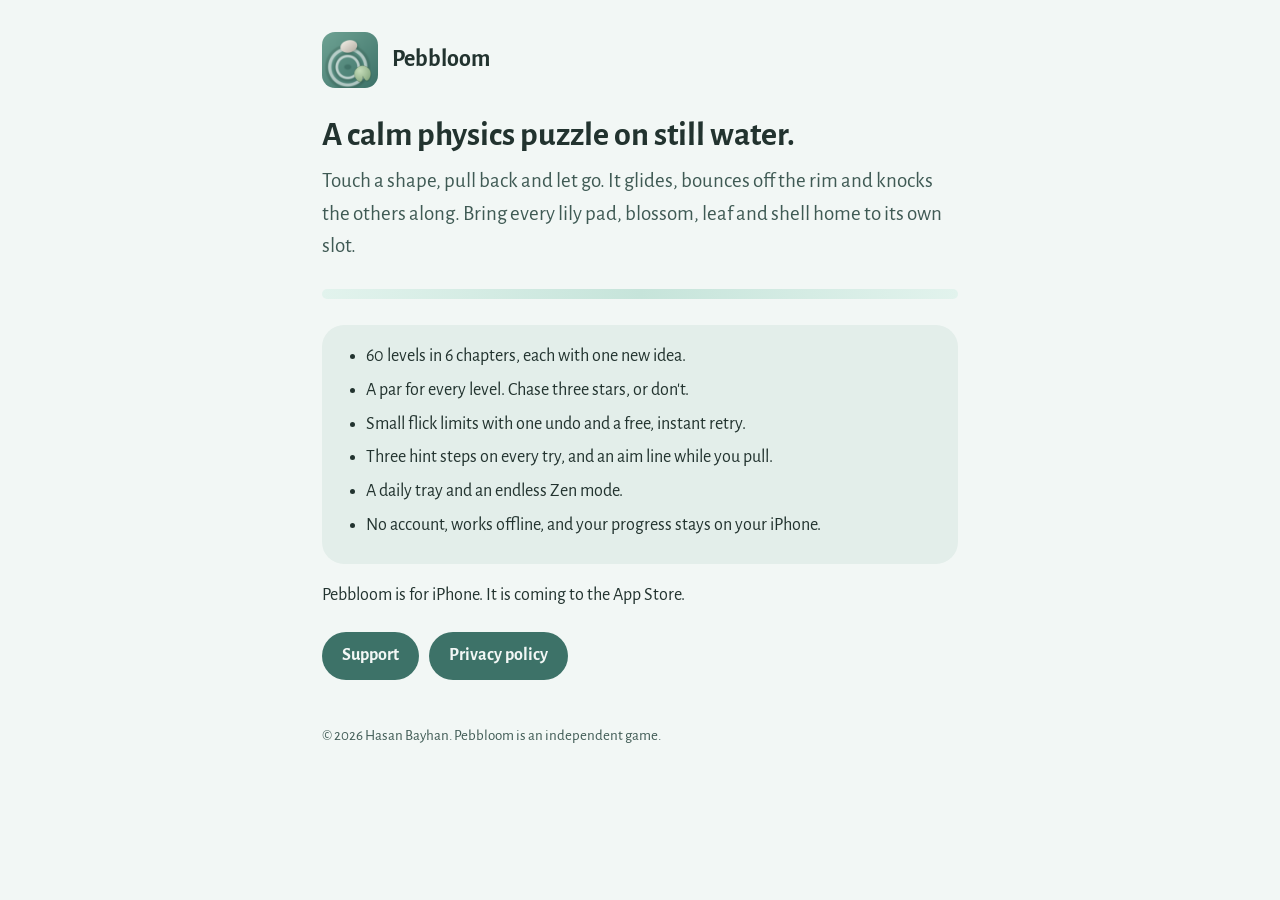
<file: index.html>
<!doctype html>
<html lang="en">
<head>
<meta charset="utf-8">
<meta name="viewport" content="width=device-width, initial-scale=1">
<title>Pebbloom - a calm physics puzzle</title>
<meta name="description" content="Pebbloom is a calm physics puzzle for iPhone. Flick floating shapes across still water and knock them home to their slots.">
<link rel="icon" type="image/png" href="assets/icon-256.png">
<link rel="apple-touch-icon" href="assets/icon-256.png">
<link rel="stylesheet" href="assets/site.css">
</head>
<body>
<main>
  <header class="site"><img src="assets/icon-256.png" alt="Pebbloom app icon"><a href="./">Pebbloom</a></header>

  <h1>A calm physics puzzle on still water.</h1>
  <p class="lead">Touch a shape, pull back and let go. It glides, bounces off the rim and knocks the others along. Bring every lily pad, blossom, leaf and shell home to its own slot.</p>

  <div class="pond" aria-hidden="true"></div>

  <div class="card">
    <ul>
      <li>60 levels in 6 chapters, each with one new idea.</li>
      <li>A par for every level. Chase three stars, or don't.</li>
      <li>Small flick limits with one undo and a free, instant retry.</li>
      <li>Three hint steps on every try, and an aim line while you pull.</li>
      <li>A daily tray and an endless Zen mode.</li>
      <li>No account, works offline, and your progress stays on your iPhone.</li>
    </ul>
  </div>

  <p>Pebbloom is for iPhone. It is coming to the App Store.</p>

  <nav class="links" aria-label="Pages">
    <a href="support/">Support</a>
    <a href="privacy/">Privacy policy</a>
  </nav>

  <footer>&copy; 2026 Hasan Bayhan. Pebbloom is an independent game.</footer>
</main>
</body>
</html>
</file>
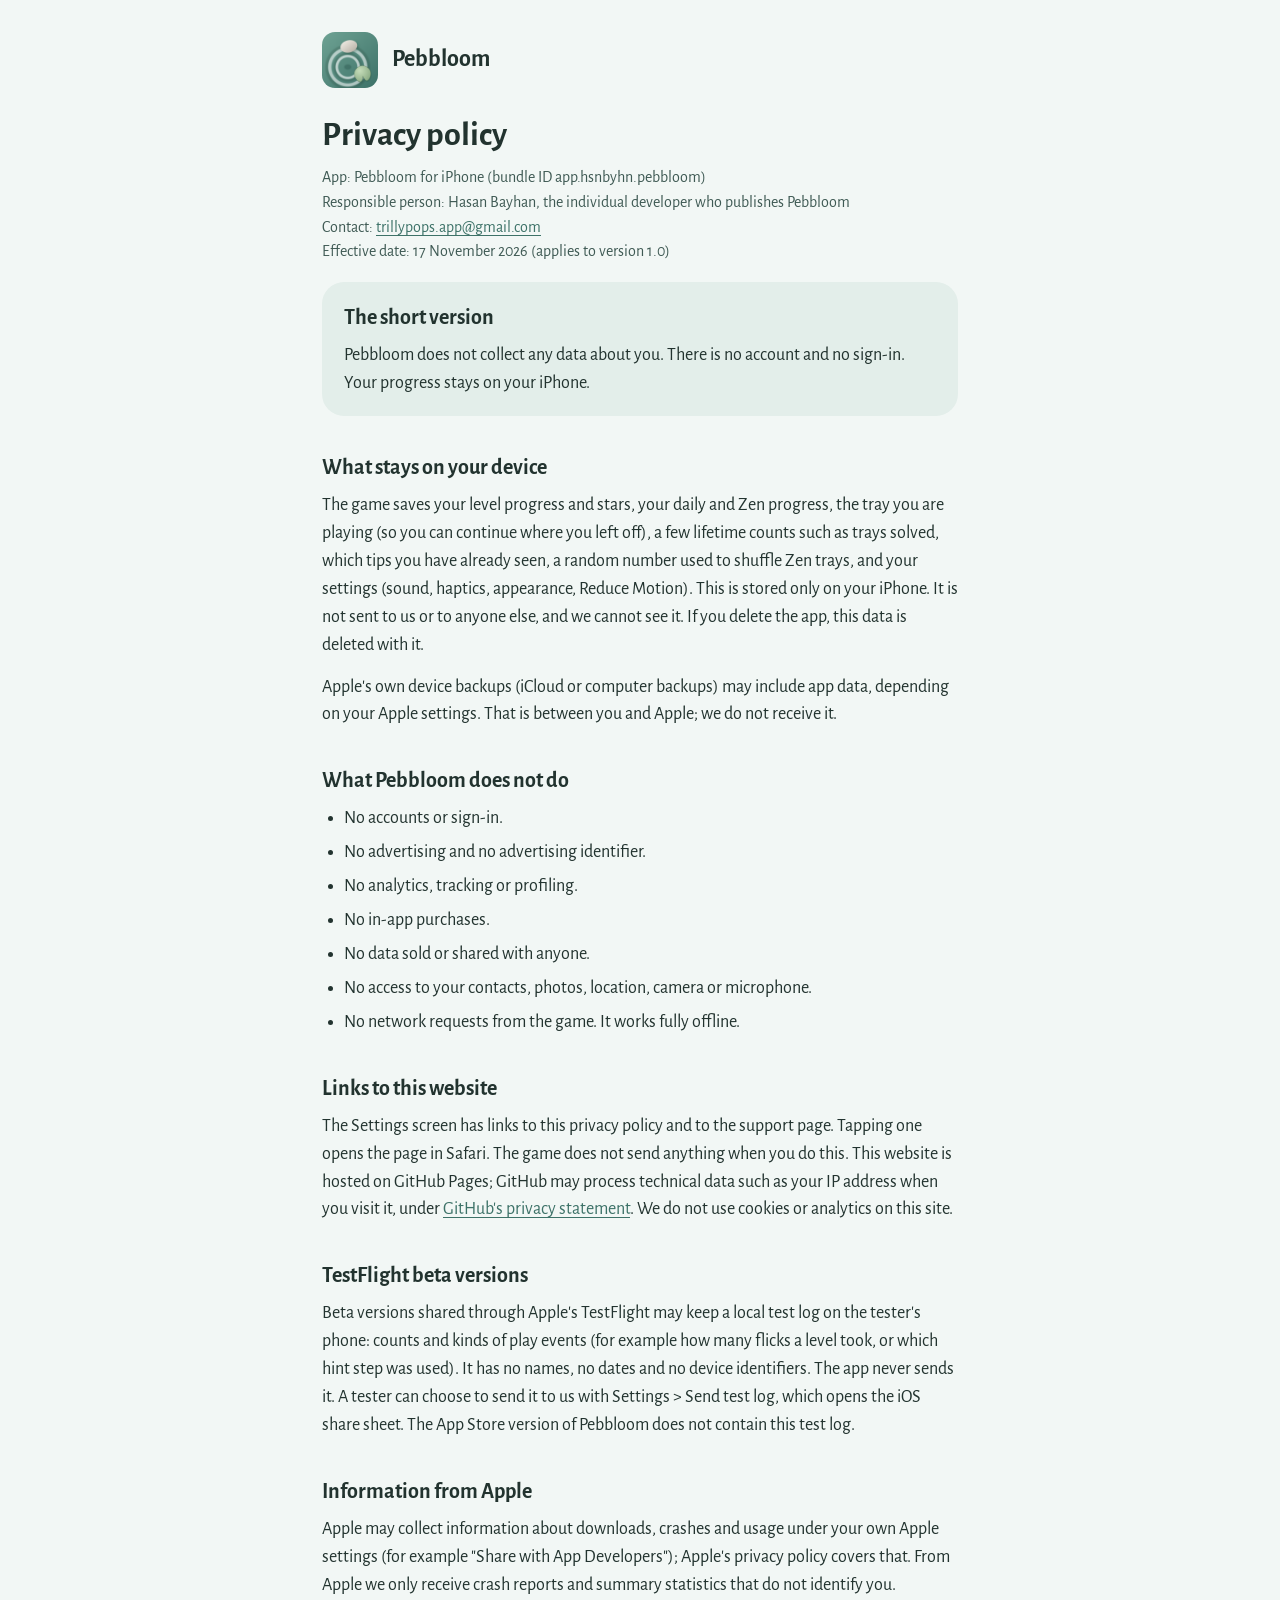
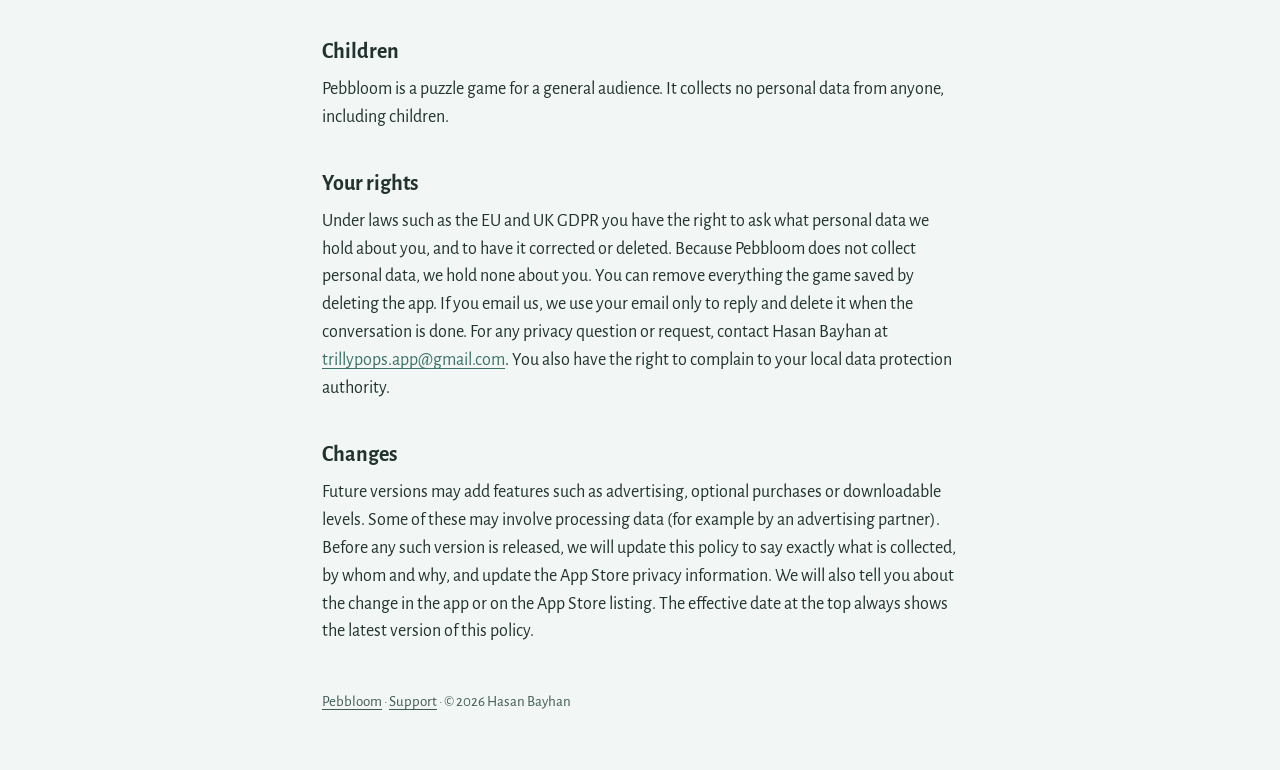
<file: privacy/index.html>
<!doctype html>
<html lang="en">
<head>
<meta charset="utf-8">
<meta name="viewport" content="width=device-width, initial-scale=1">
<title>Pebbloom - Privacy policy</title>
<meta name="description" content="Pebbloom privacy policy: the app collects no data. No ads, no analytics, no account; progress stays on your device.">
<link rel="icon" type="image/png" href="../assets/icon-256.png">
<link rel="stylesheet" href="../assets/site.css">
</head>
<body>
<main>
  <header class="site"><img src="../assets/icon-256.png" alt="Pebbloom app icon"><a href="../">Pebbloom</a></header>

  <h1>Privacy policy</h1>
  <p class="meta">App: Pebbloom for iPhone (bundle ID app.hsnbyhn.pebbloom)<br>
  Responsible person: Hasan Bayhan, the individual developer who publishes Pebbloom<br>
  Contact: <a href="mailto:trillypops.app@gmail.com">trillypops.app@gmail.com</a><br>
  Effective date: 17 November 2026 (applies to version 1.0)</p>

  <div class="card">
    <h2 style="margin-top:0">The short version</h2>
    <p>Pebbloom does not collect any data about you. There is no account and no sign-in. Your progress stays on your iPhone.</p>
  </div>

  <h2>What stays on your device</h2>
  <p>The game saves your level progress and stars, your daily and Zen progress, the tray you are playing (so you can continue where you left off), a few lifetime counts such as trays solved, which tips you have already seen, a random number used to shuffle Zen trays, and your settings (sound, haptics, appearance, Reduce Motion). This is stored only on your iPhone. It is not sent to us or to anyone else, and we cannot see it. If you delete the app, this data is deleted with it.</p>
  <p>Apple's own device backups (iCloud or computer backups) may include app data, depending on your Apple settings. That is between you and Apple; we do not receive it.</p>

  <h2>What Pebbloom does not do</h2>
  <ul>
    <li>No accounts or sign-in.</li>
    <li>No advertising and no advertising identifier.</li>
    <li>No analytics, tracking or profiling.</li>
    <li>No in-app purchases.</li>
    <li>No data sold or shared with anyone.</li>
    <li>No access to your contacts, photos, location, camera or microphone.</li>
    <li>No network requests from the game. It works fully offline.</li>
  </ul>

  <h2>Links to this website</h2>
  <p>The Settings screen has links to this privacy policy and to the support page. Tapping one opens the page in Safari. The game does not send anything when you do this. This website is hosted on GitHub Pages; GitHub may process technical data such as your IP address when you visit it, under <a href="https://docs.github.com/en/site-policy/privacy-policies/github-general-privacy-statement">GitHub's privacy statement</a>. We do not use cookies or analytics on this site.</p>

  <h2>TestFlight beta versions</h2>
  <p>Beta versions shared through Apple's TestFlight may keep a local test log on the tester's phone: counts and kinds of play events (for example how many flicks a level took, or which hint step was used). It has no names, no dates and no device identifiers. The app never sends it. A tester can choose to send it to us with Settings &gt; Send test log, which opens the iOS share sheet. The App Store version of Pebbloom does not contain this test log.</p>

  <h2>Information from Apple</h2>
  <p>Apple may collect information about downloads, crashes and usage under your own Apple settings (for example "Share with App Developers"); Apple's privacy policy covers that. From Apple we only receive crash reports and summary statistics that do not identify you.</p>

  <h2>Children</h2>
  <p>Pebbloom is a puzzle game for a general audience. It collects no personal data from anyone, including children.</p>

  <h2>Your rights</h2>
  <p>Under laws such as the EU and UK GDPR you have the right to ask what personal data we hold about you, and to have it corrected or deleted. Because Pebbloom does not collect personal data, we hold none about you. You can remove everything the game saved by deleting the app. If you email us, we use your email only to reply and delete it when the conversation is done. For any privacy question or request, contact Hasan Bayhan at <a href="mailto:trillypops.app@gmail.com">trillypops.app@gmail.com</a>. You also have the right to complain to your local data protection authority.</p>

  <h2>Changes</h2>
  <p>Future versions may add features such as advertising, optional purchases or downloadable levels. Some of these may involve processing data (for example by an advertising partner). Before any such version is released, we will update this policy to say exactly what is collected, by whom and why, and update the App Store privacy information. We will also tell you about the change in the app or on the App Store listing. The effective date at the top always shows the latest version of this policy.</p>

  <footer><a href="../">Pebbloom</a> &middot; <a href="../support/">Support</a> &middot; &copy; 2026 Hasan Bayhan</footer>
</main>
</body>
</html>
</file>
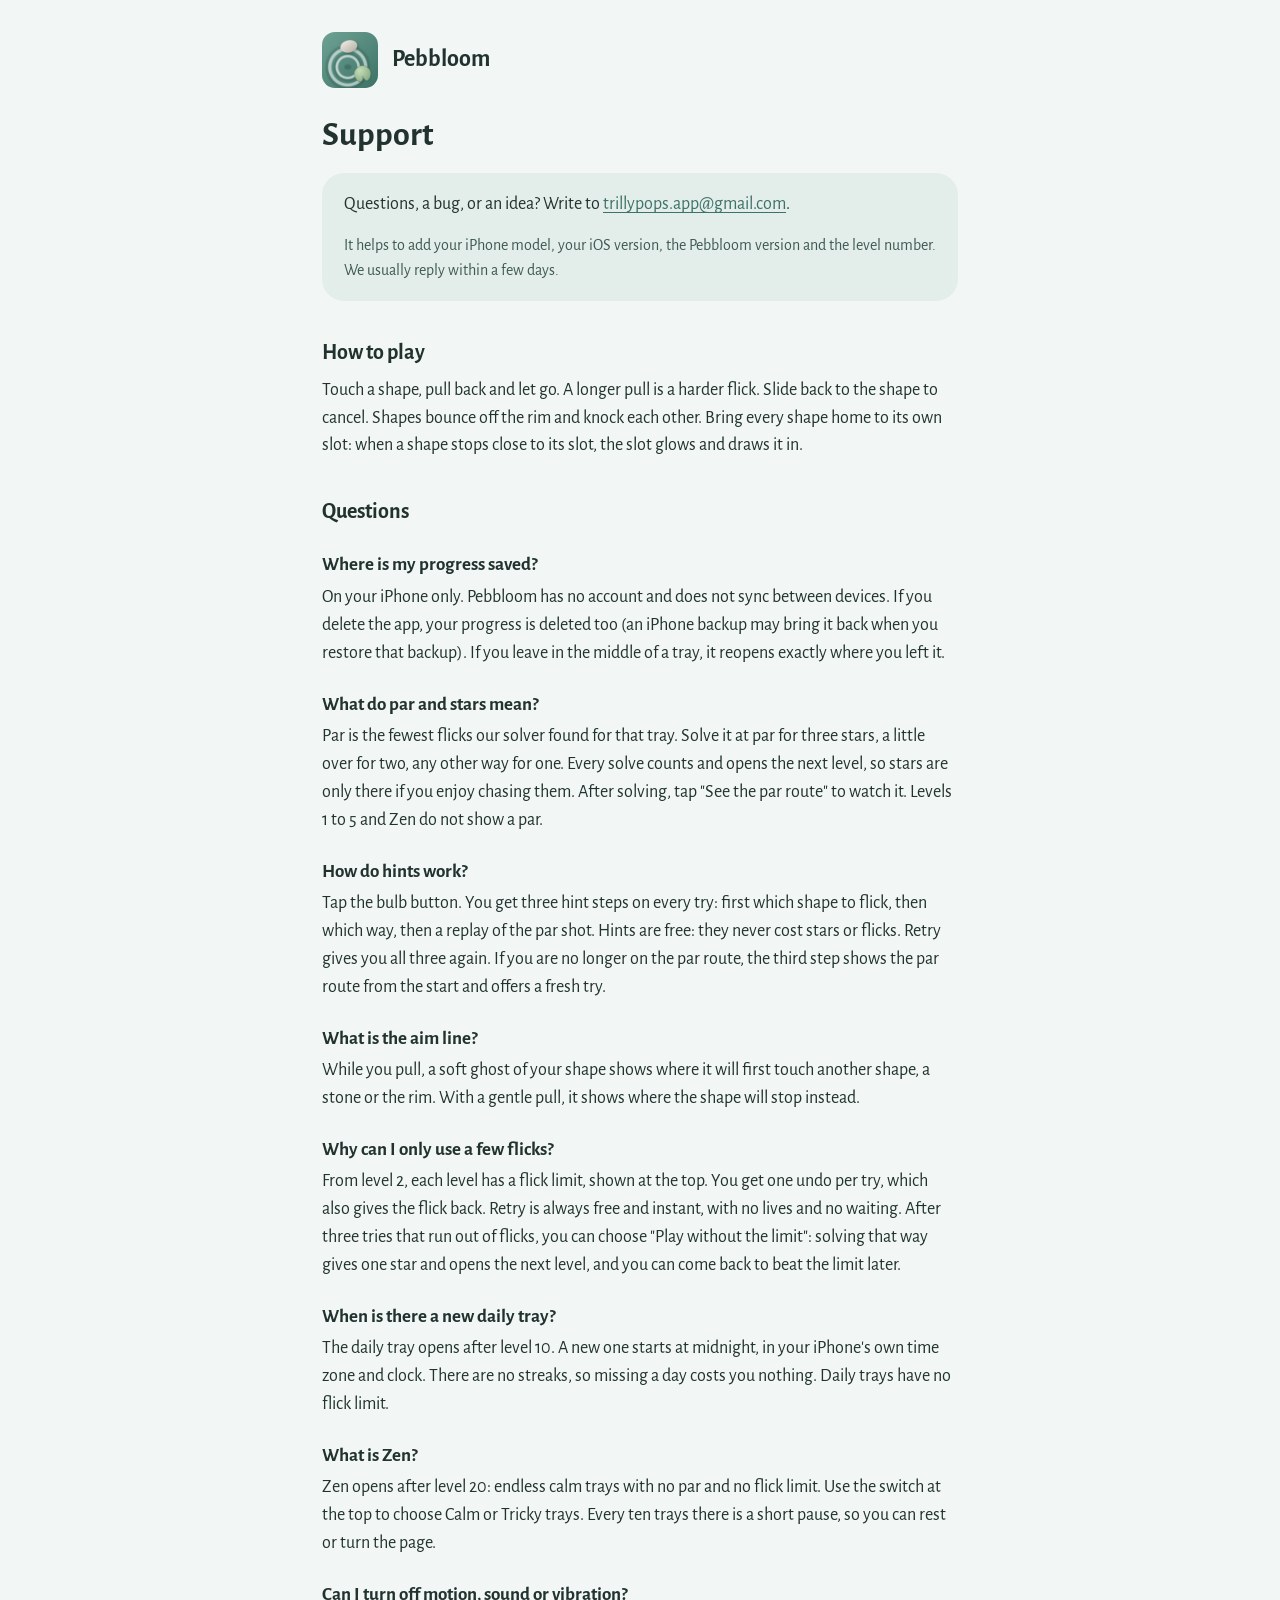
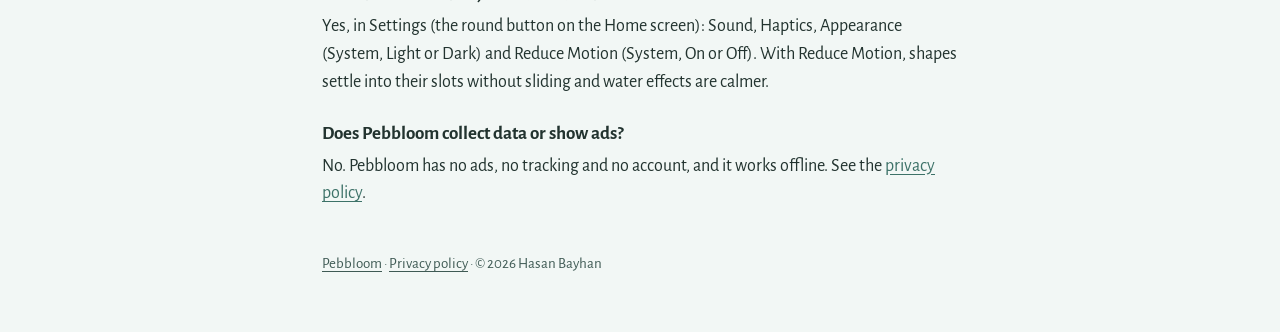
<file: support/index.html>
<!doctype html>
<html lang="en">
<head>
<meta charset="utf-8">
<meta name="viewport" content="width=device-width, initial-scale=1">
<title>Pebbloom - Support</title>
<meta name="description" content="Help for Pebbloom: contact, progress, hints, flick limits and the daily tray.">
<link rel="icon" type="image/png" href="../assets/icon-256.png">
<link rel="stylesheet" href="../assets/site.css">
</head>
<body>
<main>
  <header class="site"><img src="../assets/icon-256.png" alt="Pebbloom app icon"><a href="../">Pebbloom</a></header>

  <h1>Support</h1>
  <div class="card">
    <p>Questions, a bug, or an idea? Write to <a href="mailto:trillypops.app@gmail.com?subject=Pebbloom">trillypops.app@gmail.com</a>.</p>
    <p class="meta">It helps to add your iPhone model, your iOS version, the Pebbloom version and the level number. We usually reply within a few days.</p>
  </div>

  <h2>How to play</h2>
  <p>Touch a shape, pull back and let go. A longer pull is a harder flick. Slide back to the shape to cancel. Shapes bounce off the rim and knock each other. Bring every shape home to its own slot: when a shape stops close to its slot, the slot glows and draws it in.</p>

  <h2>Questions</h2>

  <h3>Where is my progress saved?</h3>
  <p>On your iPhone only. Pebbloom has no account and does not sync between devices. If you delete the app, your progress is deleted too (an iPhone backup may bring it back when you restore that backup). If you leave in the middle of a tray, it reopens exactly where you left it.</p>

  <h3>What do par and stars mean?</h3>
  <p>Par is the fewest flicks our solver found for that tray. Solve it at par for three stars, a little over for two, any other way for one. Every solve counts and opens the next level, so stars are only there if you enjoy chasing them. After solving, tap "See the par route" to watch it. Levels 1 to 5 and Zen do not show a par.</p>

  <h3>How do hints work?</h3>
  <p>Tap the bulb button. You get three hint steps on every try: first which shape to flick, then which way, then a replay of the par shot. Hints are free: they never cost stars or flicks. Retry gives you all three again. If you are no longer on the par route, the third step shows the par route from the start and offers a fresh try.</p>

  <h3>What is the aim line?</h3>
  <p>While you pull, a soft ghost of your shape shows where it will first touch another shape, a stone or the rim. With a gentle pull, it shows where the shape will stop instead.</p>

  <h3>Why can I only use a few flicks?</h3>
  <p>From level 2, each level has a flick limit, shown at the top. You get one undo per try, which also gives the flick back. Retry is always free and instant, with no lives and no waiting. After three tries that run out of flicks, you can choose "Play without the limit": solving that way gives one star and opens the next level, and you can come back to beat the limit later.</p>

  <h3>When is there a new daily tray?</h3>
  <p>The daily tray opens after level 10. A new one starts at midnight, in your iPhone's own time zone and clock. There are no streaks, so missing a day costs you nothing. Daily trays have no flick limit.</p>

  <h3>What is Zen?</h3>
  <p>Zen opens after level 20: endless calm trays with no par and no flick limit. Use the switch at the top to choose Calm or Tricky trays. Every ten trays there is a short pause, so you can rest or turn the page.</p>

  <h3>Can I turn off motion, sound or vibration?</h3>
  <p>Yes, in Settings (the round button on the Home screen): Sound, Haptics, Appearance (System, Light or Dark) and Reduce Motion (System, On or Off). With Reduce Motion, shapes settle into their slots without sliding and water effects are calmer.</p>

  <h3>Does Pebbloom collect data or show ads?</h3>
  <p>No. Pebbloom has no ads, no tracking and no account, and it works offline. See the <a href="../privacy/">privacy policy</a>.</p>

  <footer><a href="../">Pebbloom</a> &middot; <a href="../privacy/">Privacy policy</a> &middot; &copy; 2026 Hasan Bayhan</footer>
</main>
</body>
</html>
</file>
<file: assets/site.css>
/* Pebbloom site - tokens from docs/art/style-guide.md (light + dark) */
@font-face { font-family: "Alegreya Sans"; src: url("fonts/AlegreyaSans-Regular.ttf") format("truetype"); font-weight: 400; font-display: swap; }
@font-face { font-family: "Alegreya Sans"; src: url("fonts/AlegreyaSans-Bold.ttf") format("truetype"); font-weight: 700; font-display: swap; }
:root {
  color-scheme: light dark;
  --bg: #F2F7F5; --surface: #E3EEEA; --text: #22332F; --muted: #3F5A54; --accent: #3D7268; --water: #C6E4DA; --water-hi: #E2F3ED;
}
@media (prefers-color-scheme: dark) {
  :root { --bg: #1B2422; --surface: #26322F; --text: #E6F0EC; --muted: #B9CCC6; --accent: #9DD8CB; --water: #344F49; --water-hi: #436159; }
}
* { box-sizing: border-box; }
html { -webkit-text-size-adjust: 100%; }
body {
  margin: 0; background: var(--bg); color: var(--text);
  font: 18px/1.55 "Alegreya Sans", -apple-system, BlinkMacSystemFont, "Segoe UI", system-ui, sans-serif;
}
main { max-width: 680px; margin: 0 auto; padding: 32px 22px 56px; }
header.site { display: flex; align-items: center; gap: 14px; margin-bottom: 28px; }
header.site img { width: 56px; height: 56px; border-radius: 13px; }
header.site a { color: var(--text); text-decoration: none; font-weight: 700; font-size: 24px; }
h1 { font-size: 34px; line-height: 1.15; margin: 0 0 10px; }
h2 { font-size: 22px; margin: 34px 0 8px; }
h3 { font-size: 19px; margin: 22px 0 4px; }
p, ul { margin: 0 0 14px; }
ul { padding-left: 22px; }
li { margin-bottom: 6px; }
a { color: var(--accent); text-underline-offset: 3px; }
.lead { font-size: 21px; color: var(--muted); }
.card { background: var(--surface); border-radius: 22px; padding: 18px 22px; margin: 18px 0; }
.card p:last-child, .card ul:last-child { margin-bottom: 0; }
.pond { height: 10px; border-radius: 10px; margin: 26px 0; background: linear-gradient(90deg, var(--water-hi), var(--water), var(--water-hi)); }
.meta { color: var(--muted); font-size: 16px; }
nav.links { display: flex; flex-wrap: wrap; gap: 10px; margin: 22px 0; }
nav.links a { display: inline-block; background: var(--accent); color: var(--bg); text-decoration: none; font-weight: 700; padding: 10px 20px; border-radius: 999px; }
footer { margin-top: 44px; color: var(--muted); font-size: 15px; }
footer a { color: var(--muted); }
@media (prefers-reduced-motion: no-preference) { nav.links a { transition: opacity .2s ease; } nav.links a:hover { opacity: .85; } }
</file>
